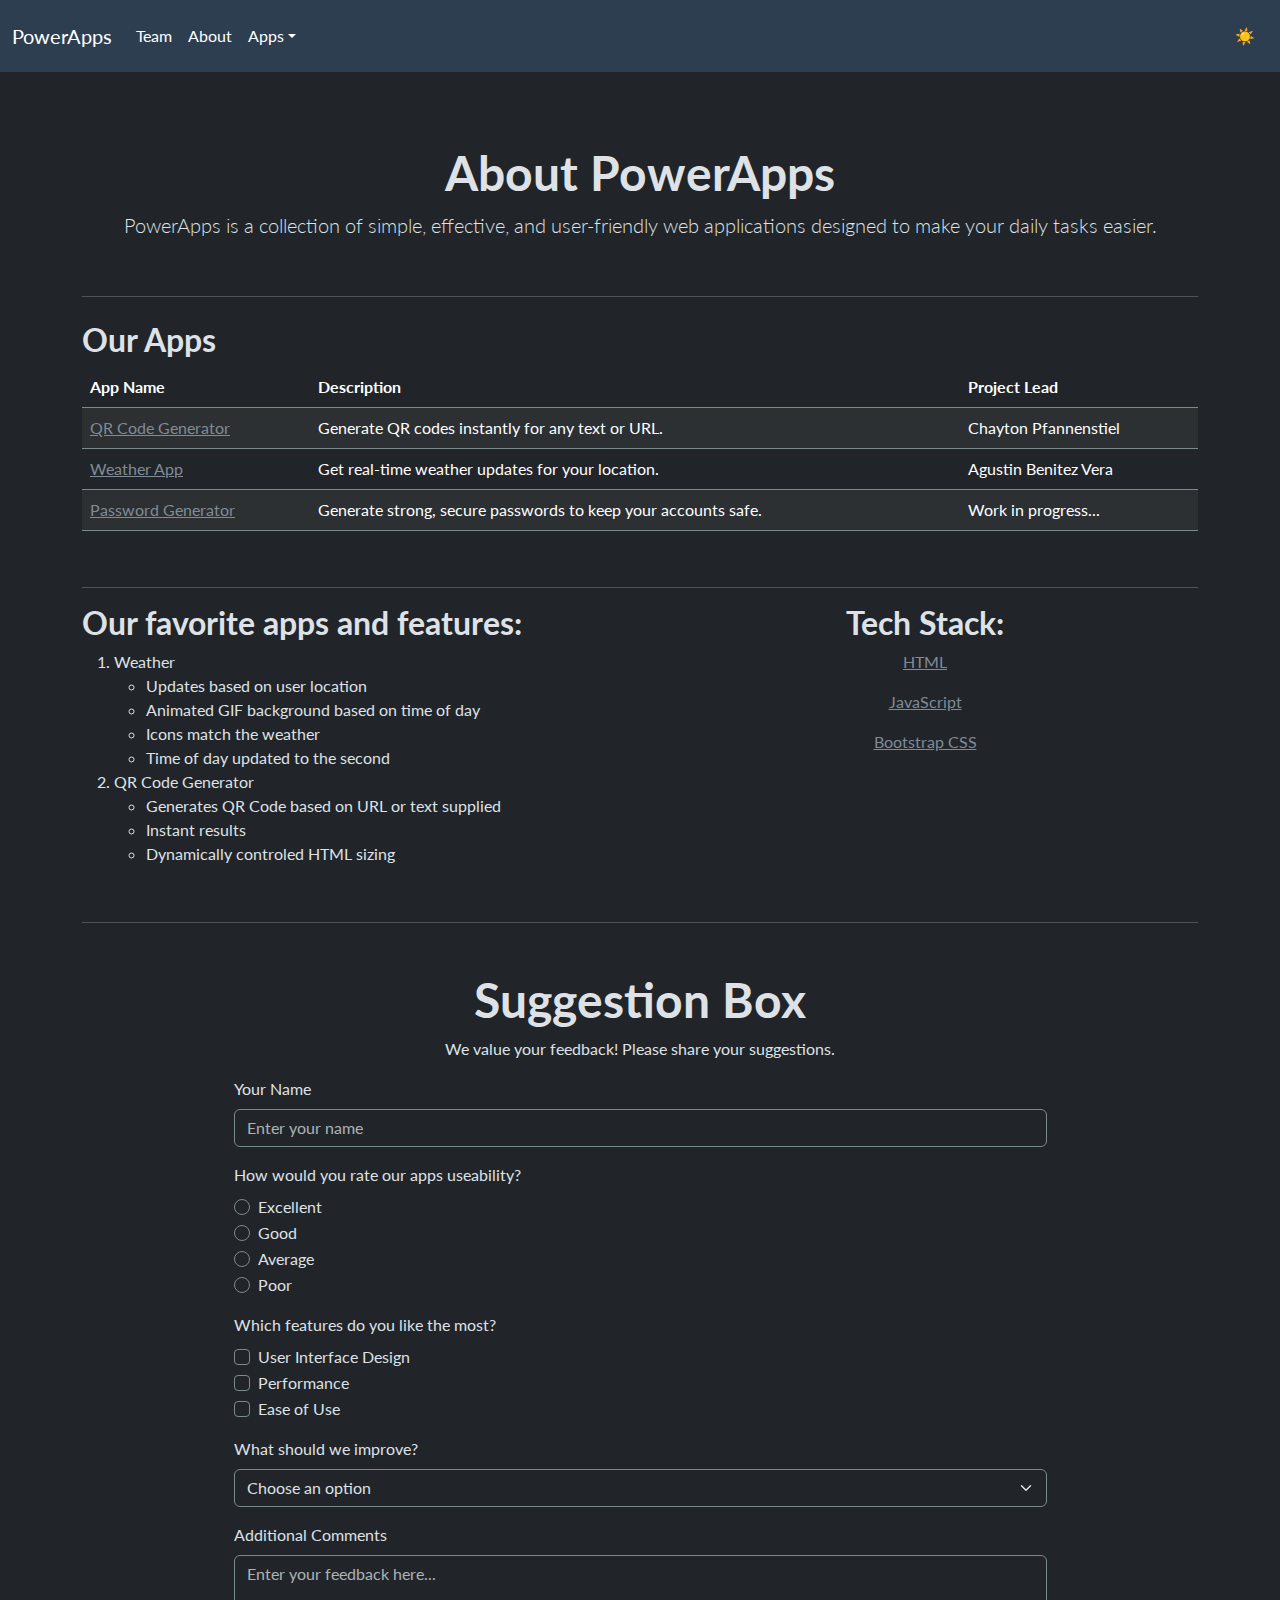
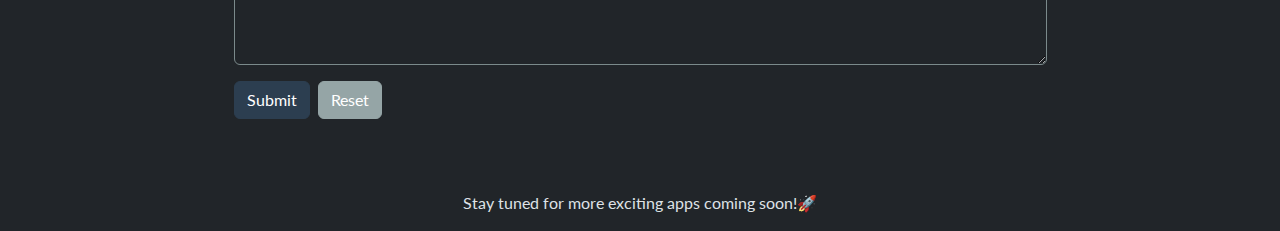
<file: pages/about/index.html>
<!DOCTYPE html>
<html lang="en" data-bs-theme="dark" id="index">
<head>
  <meta charset="UTF-8">
  <meta name="viewport" content="width=device-width, initial-scale=1">
  <title>PowerApps Team</title>
  <!-- Import Bootstrap CSS from local copy -->
  <link rel="stylesheet" href="../../assets/css/bootstrap.min.css">
  <link rel="stylesheet" href="../../assets/css/styles.css">
  <style>

  </style>
</head>

<body>
<nav class="navbar navbar-expand-lg bg-primary" data-bs-theme="dark">
  <div class="container-fluid">
      <a class="navbar-brand" href="../../pages/home/index.html">PowerApps</a>
      <button class="navbar-toggler" type="button" data-bs-toggle="collapse" data-bs-target="#navbarColor01" aria-controls="navbarColor01" aria-expanded="false" aria-label="Toggle navigation">
          <span class="navbar-toggler-icon"></span>
      </button>
      <div class="collapse navbar-collapse" id="navbarColor01">
          <ul class="navbar-nav me-auto">
              <li class="nav-item">
                  <a class="nav-link" href="../../pages/team/index.html">Team</a>
              </li>
              <li class="nav-item">
                  <a class="nav-link" href="../../pages/about/index.html">About</a>
              </li>
              <li class="nav-item dropdown">
                  <a class="nav-link dropdown-toggle" data-bs-toggle="dropdown" href="#" role="button" aria-haspopup="true" aria-expanded="false">Apps</a>
                  <div class="dropdown-menu">
                      <a class="dropdown-item" href="../../pages/apps/weather.html">Weather</a>
                      <a class="dropdown-item" href="../../pages/apps/qrcodegenerator.html">QR Code Generator</a>
                      <a class="dropdown-item" href="../../pages/apps/stopwatch.html">Password Generator</a>
                      <div class="dropdown-divider"></div>
                      <a class="dropdown-item" href="../../pages/apps/index.html">View All</a>
                  </div>
              </li>
          </ul>
          <!-- Dark Mode Toggle aligned to the right -->
          <button id="darkModeToggle" class="btn ms-auto">
              ☀️
          </button>
      </div>
  </div>
</nav>
<br>
<main>
    <div class="container mt-5">
        <h1 class="fw-bold text-center">About PowerApps</h1>
        <p class="lead text-center">PowerApps is a collection of simple, effective, and user-friendly web applications designed to make your daily tasks easier.</p>
        
        <br><hr>

        <!--Apps table-->
        <h3 class="mt-4 fw-bold">Our Apps</h3>
        <table class="table table-striped table-hover">
            <thead class="">
                <tr>
                    <th>App Name</th>
                    <th>Description</th>
                    <th>Project Lead</th>
                </tr>
            </thead>
            <tbody>
                <tr>
                    <td><a href="../../pages/apps/qrcodegenerator.html">QR Code Generator</a></td>
                    <td>Generate QR codes instantly for any text or URL.</td>
                    <td>Chayton Pfannenstiel</td>
                </tr>
                <tr>
                    <td><a href="../../pages/apps/weather.html">Weather App</a></td>
                    <td>Get real-time weather updates for your location.</td>
                    <td>Agustin Benitez Vera</td>
                </tr>
                <tr>
                    <td><a href="../../pages/apps/passwordgenerator.html">Password Generator</a></td>
                    <td>Generate strong, secure passwords to keep your accounts safe.</td>
                    <td>Work in progress...</td>
                </tr>
            </tbody>
        </table>

        <br><hr>

        <!-- <h3>Tech Stack and Features:</h3> -->

        <!--Tech stack and top features-->
        <div class="row">
            <div class="col-6">
                <h3 class="fw-bold">Our favorite apps and features:</h3>
                <ol>
                    <li>
                        Weather
                        <ul>
                            <li>Updates based on user location</li>
                            <li>Animated GIF background based on time of day</li>
                            <li>Icons match the weather</li>
                            <li>Time of day updated to the second</li>
                        </ul>
                    </li>
                    <li>
                        QR Code Generator
                        <ul>
                            <li>Generates QR Code based on URL or text supplied</li>
                            <li>Instant results</li>
                            <li>Dynamically controled HTML sizing</li>
                        </ul>
                    </li>
                </ol>
            </div>
            <div class="col-6 text-center">
                <h3 class="fw-bold">Tech Stack:</h3>
                <p><a href="https://www.w3schools.com/html/">HTML</a></p>
                <p><a href="https://www.w3schools.com/js/">JavaScript</a></p>
                <p><a href="https://getbootstrap.com/">Bootstrap CSS</a></p>
            </div>
        </div>
        
        <br><hr>
        
        <div class="container mt-5 w-75">
            <h1 class="fw-bold text-center">Suggestion Box</h1>
            <p class="text-center">We value your feedback! Please share your suggestions.</p>
            
            <form>
                <!-- Text Element -->
                <div class="mb-3">
                    <label for="name" class="form-label">Your Name</label>
                    <input type="text" class="form-control" id="name" placeholder="Enter your name">
                </div>
                
                <!-- Radio Buttons -->
                <div class="mb-3">
                    <label class="form-label">How would you rate our apps useability?</label>
                    <div class="form-check">
                        <input class="form-check-input" type="radio" name="rating" id="excellent" value="excellent">
                        <label class="form-check-label" for="excellent">Excellent</label>
                    </div>
                    <div class="form-check">
                        <input class="form-check-input" type="radio" name="rating" id="good" value="good">
                        <label class="form-check-label" for="good">Good</label>
                    </div>
                    <div class="form-check">
                        <input class="form-check-input" type="radio" name="rating" id="average" value="average">
                        <label class="form-check-label" for="average">Average</label>
                    </div>
                    <div class="form-check">
                        <input class="form-check-input" type="radio" name="rating" id="poor" value="poor">
                        <label class="form-check-label" for="poor">Poor</label>
                    </div>
                </div>
                
                <!-- Checkboxes -->
                <div class="mb-3">
                    <label class="form-label">Which features do you like the most?</label>
                    <div class="form-check">
                        <input class="form-check-input" type="checkbox" id="design" value="design">
                        <label class="form-check-label" for="design">User Interface Design</label>
                    </div>
                    <div class="form-check">
                        <input class="form-check-input" type="checkbox" id="performance" value="performance">
                        <label class="form-check-label" for="performance">Performance</label>
                    </div>
                    <div class="form-check">
                        <input class="form-check-input" type="checkbox" id="usability" value="usability">
                        <label class="form-check-label" for="usability">Ease of Use</label>
                    </div>
                </div>
                
                <!-- Drop-down List -->
                <div class="mb-3">
                    <label for="improvement" class="form-label">What should we improve?</label>
                    <select class="form-select" id="improvement">
                        <option selected>Choose an option</option>
                        <option value="speed">Speed</option>
                        <option value="features">More Features</option>
                        <option value="support">Customer Support</option>
                        <option value="ui">User Interface</option>
                    </select>
                </div>
                
                <!-- Text Area -->
                <div class="mb-3">
                    <label for="comments" class="form-label">Additional Comments</label>
                    <textarea class="form-control" id="comments" rows="4" placeholder="Enter your feedback here..."></textarea>
                </div>
                
                <!-- Buttons -->
                <div class="d-flex gap-2">
                    <button type="submit" class="btn btn-primary">Submit</button>
                    <button type="reset" class="btn btn-secondary">Reset</button>
                </div>
            </form>
        </div>
        
        <br><br>
        <p class="text-center mt-4">Stay tuned for more exciting apps coming soon!🚀</p>
    </div>
</main>


  <!-- Footer will be loaded here -->
 
  <!-- JQuery JS Library used to load data without refreshing whole page -->
  <script src="../../assets/js/jquery-3.7.1.min.js"></script>

  <!--Required JS for many Bootstrap Elements-->
  <script src="../../assets/js/bootstrap.bundle.min.js"></script>

  <!--Custom Project JS-->
  <script src="../../assets/js/main.js"></script>

</body>
</html>
</file>
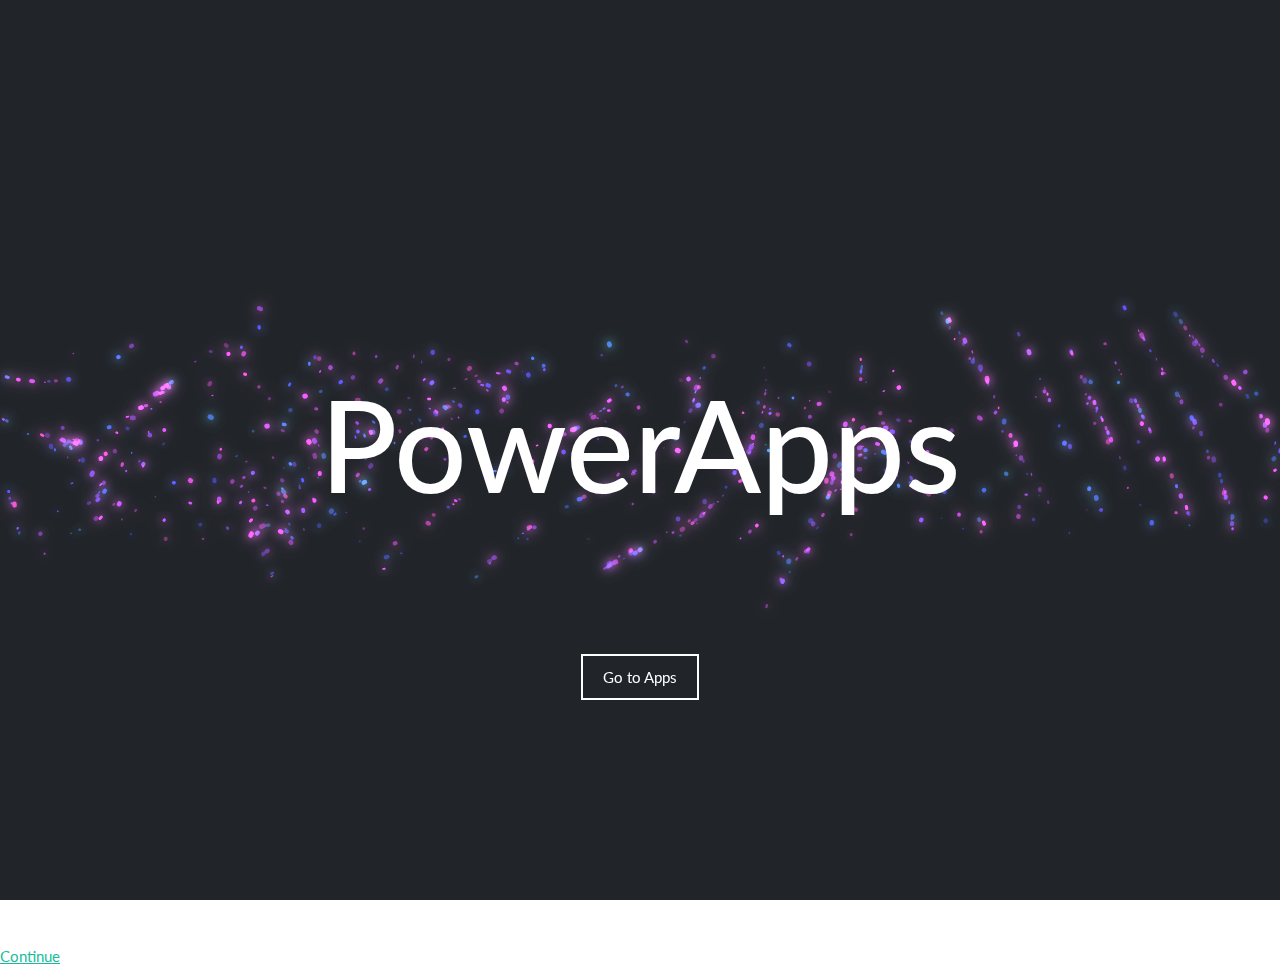
<file: pages/home/index.html>
<!DOCTYPE html>
<html lang="en" class="no-js">
	<head>
		<meta charset="UTF-8" />
		<meta name="viewport" content="width=device-width, initial-scale=1">
		<title>Welcome to PowerApps</title>
		<link rel="stylesheet" type="text/css" href="../../assets/css/hero/base.css" />
		<link rel="stylesheet" type="text/css" href="../../assets/css/hero/demo2.css" />
		<link rel="stylesheet" href="../../assets/css/bootstrap.min.css">
		<script>document.documentElement.className="js";var supportsCssVars=function(){var e,t=document.createElement("style");return t.innerHTML="root: { --tmp-var: bold; }",document.head.appendChild(t),e=!!(window.CSS&&window.CSS.supports&&window.CSS.supports("font-weight","var(--tmp-var)")),t.parentNode.removeChild(t),e};supportsCssVars()||alert("Please view this demo in a modern browser that supports CSS Variables.");</script>
	</head>
	<body class="demo-2">
		<main>
			<div class="content content--canvas">
				<h2 class="content__title">PowerApps</h2>
			</div>
			<br> <br>
		</main>
		
		<script src="../../assets/js/hero/noise.min.js"></script>
		<script src="../../assets/js/hero/util.js"></script>
		<script src="../../assets/js/hero/swirl.js"></script>
		
		<script>

		</script>
		
	</body>
	<a id="continueButton" class="transparent-button mt-3 shadow-none">Continue</a>
</html>
</file>
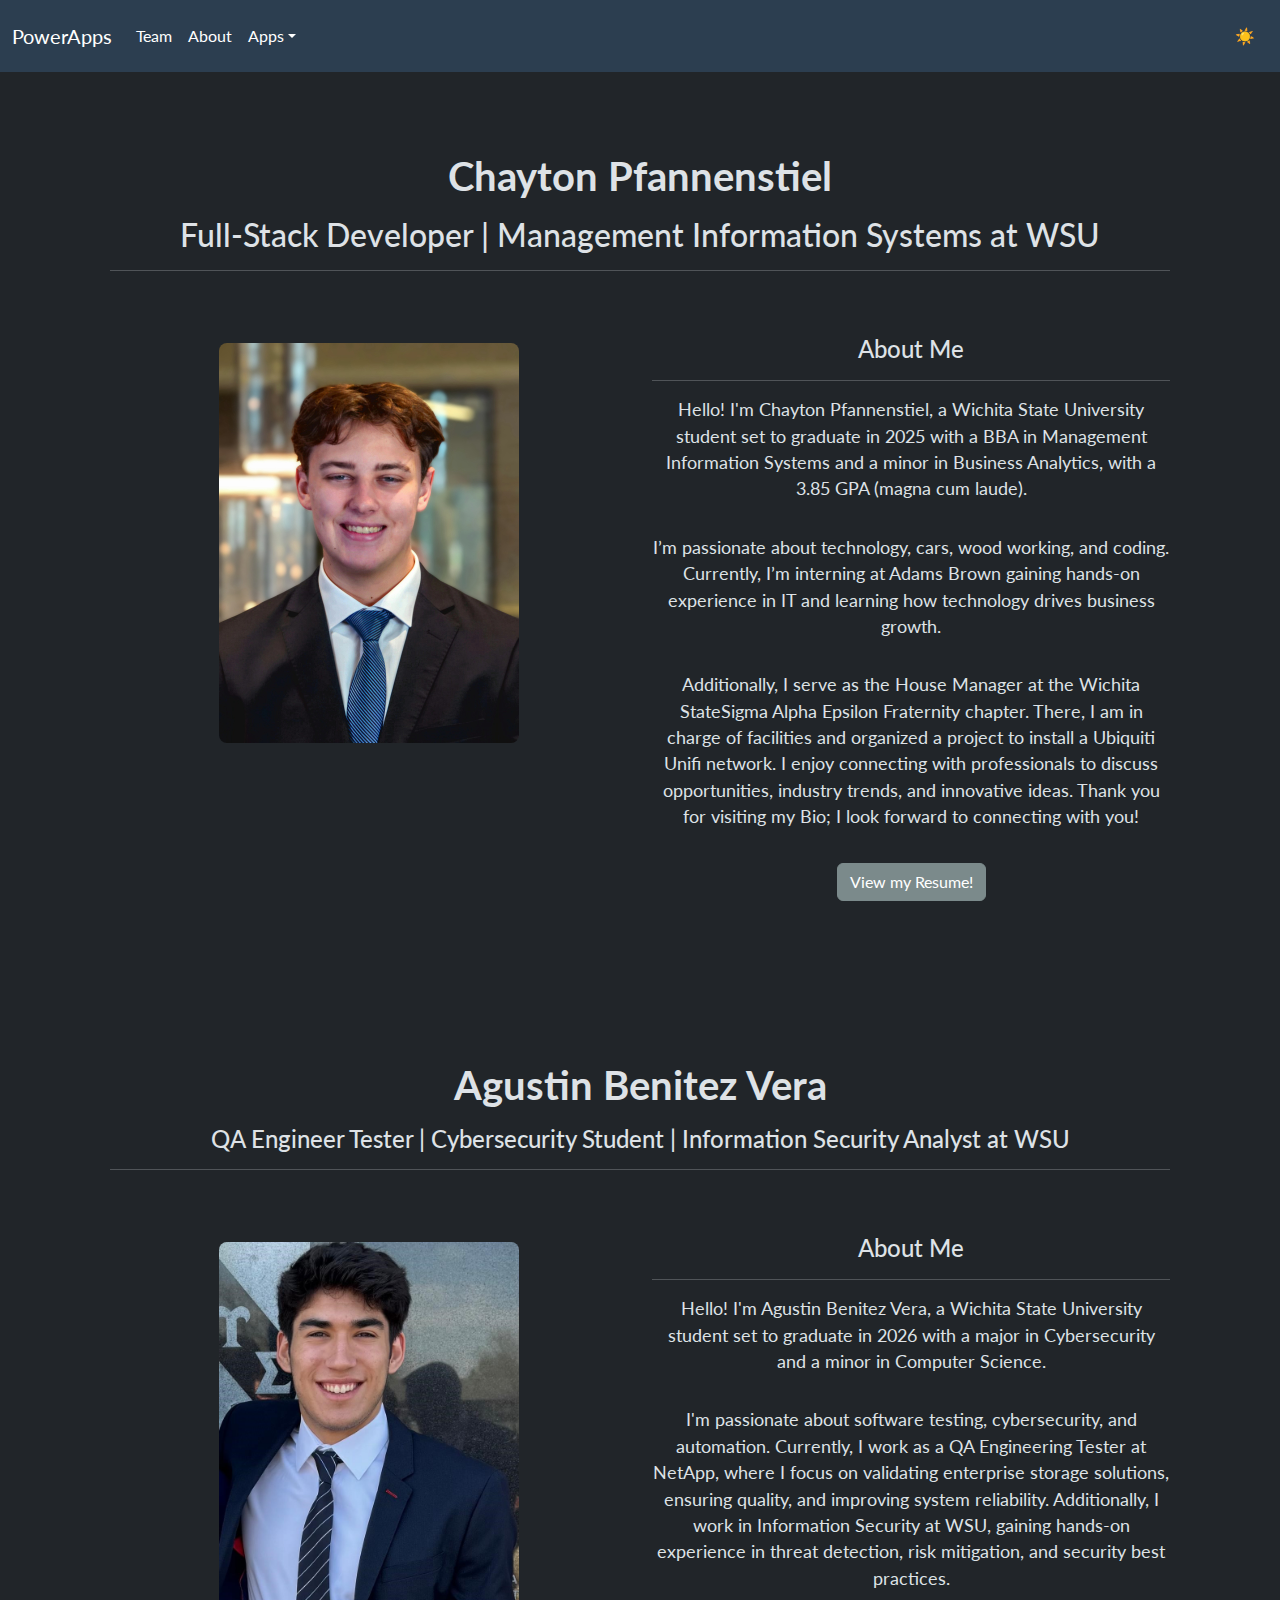
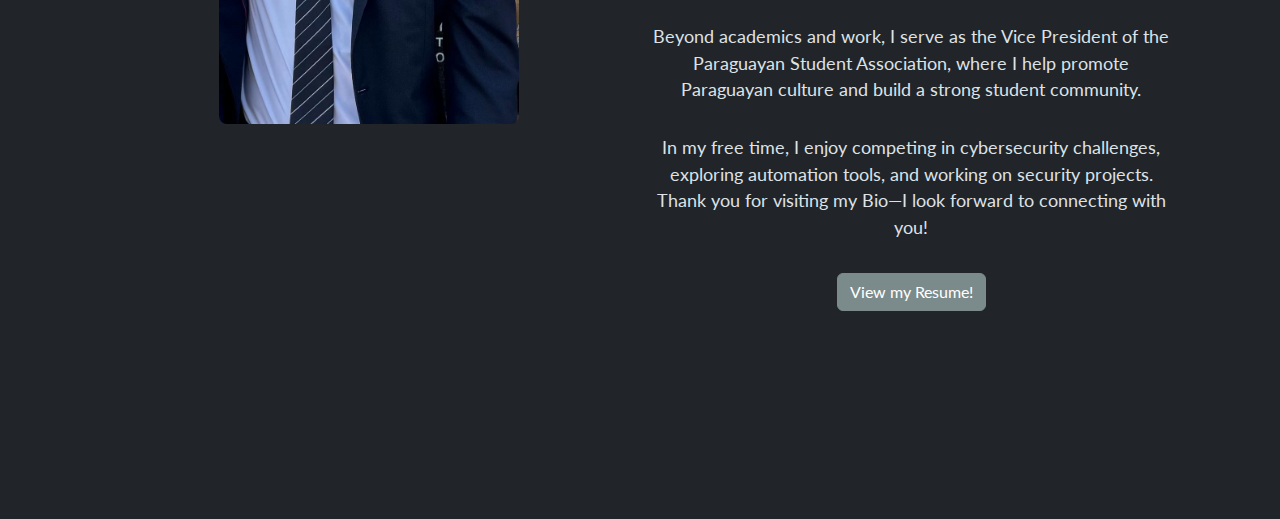
<file: pages/team/index.html>
<!DOCTYPE html>
<html lang="en" data-bs-theme="dark" id="index">
<head>
  <meta charset="UTF-8">
  <meta name="viewport" content="width=device-width, initial-scale=1">
  <title>PowerApps Team</title>
  <!-- Import Bootstrap CSS from local copy -->
  <link rel="stylesheet" href="../../assets/css/bootstrap.min.css">
  <link rel="stylesheet" href="../../assets/css/styles.css">
  <style>
  </style>
</head>



<body>
    
<nav class="navbar navbar-expand-lg bg-primary" data-bs-theme="dark">
  <div class="container-fluid">
      <a class="navbar-brand" href="../../pages/home/index.html">PowerApps</a>
      <button class="navbar-toggler" type="button" data-bs-toggle="collapse" data-bs-target="#navbarColor01" aria-controls="navbarColor01" aria-expanded="false" aria-label="Toggle navigation">
          <span class="navbar-toggler-icon"></span>
      </button>
      <div class="collapse navbar-collapse" id="navbarColor01">
          <ul class="navbar-nav me-auto">
              <li class="nav-item">
                  <a class="nav-link" href="../../pages/team/index.html">Team</a>
              </li>
              <li class="nav-item">
                  <a class="nav-link" href="../../pages/about/index.html">About</a>
              </li>
              <li class="nav-item dropdown">
                  <a class="nav-link dropdown-toggle" data-bs-toggle="dropdown" href="" role="button" aria-haspopup="true" aria-expanded="false">Apps</a>
                  <div class="dropdown-menu">
                      <a class="dropdown-item" href="../../pages/apps/weather.html">Weather</a>
                      <a class="dropdown-item" href="../../pages/apps/qrcodegenerator.html">QR Code Generator</a>
                      <a class="dropdown-item" href="../../pages/apps/stopwatch.html">Password Generator</a>
                      <div class="dropdown-divider"></div>
                      <a class="dropdown-item" href="../../pages/apps/index.html">View All</a>
                  </div>
              </li>
          </ul>
          <!-- Dark Mode Toggle aligned to the right -->
          <button id="darkModeToggle" class="btn ms-auto">
              ☀️
          </button>
      </div>
  </div>
</nav>

  <!-- Page-specific content goes here -->
  <div class="container">
    <!-- Hero Section -->
    <section class="hero">
      <div class="container">
          <h1>Chayton Pfannenstiel</h1>
          <h3>Full-Stack Developer | Management Information Systems at WSU</h3>
          <hr />
          <br />
          <!-- Chayton Bio-->
          <div class="row Chayton">
              <div class="col-12 col-md-6">
                  <img src="../../assets/img/portrait_chayton.jpg" alt="Chayton Pfannenstiel portrait" class="responsive-img">
              </div>
              <div class="col-12 col-md-6 order-md-2">
                  <br />
                  <h4>About Me</h4>
                  <hr />
                  <p>Hello! I'm Chayton Pfannenstiel, a Wichita State University student set to graduate in 2025 with a BBA in Management Information Systems and a minor in Business Analytics, with a 3.85 GPA (magna cum laude).</p>
                  <p>I’m passionate about technology, cars, wood working, and coding. Currently, I’m interning at Adams Brown gaining hands-on experience in IT and learning how technology drives business growth.</p>
                  <p>Additionally, I serve as the House Manager at the Wichita StateSigma Alpha Epsilon Fraternity chapter. There, I am in charge of facilities and organized a project to install a Ubiquiti Unifi network. I enjoy connecting with professionals to discuss opportunities, industry trends, and innovative ideas. Thank you for visiting my Bio; I look forward to connecting with you!</p>
                  <a href="../../assets/docs/resume_chayton.pdf" target="_blank" rel="noopener noreferrer" class="btn btn-dark">
                      View my Resume!
                  </a>
              </div>
          </div>
          <br /><br /><br /><br /><br /><br />
      </div>
    <!-- Agustin Bio -->
      <div class="container">
        <h1>Agustin Benitez Vera</h1>
        <h4>QA Engineer Tester | Cybersecurity Student | Information Security Analyst at WSU</h4>
        <hr />
        <br />
        <div class="row Agustin">
            <div class="col-12 col-md-6">
                <img src="../../assets/img/portrait_agustin.jpg" alt="Agustin Benitez Vera" class="responsive-img">
            </div>
            <div class="col-12 col-md-6 order-md-2">
                <br />
                <h4>About Me</h4>
                <hr />
                <p>Hello! I'm Agustin Benitez Vera, a Wichita State University student set to graduate in 2026 with a major in Cybersecurity and a minor in Computer Science.</p>
                <p>I'm passionate about software testing, cybersecurity, and automation. Currently, I work as a QA Engineering Tester at NetApp, where I focus on validating enterprise storage solutions, ensuring quality, and improving system reliability. Additionally, I work in Information Security at WSU, gaining hands-on experience in threat detection, risk mitigation, and security best practices.</p>
                <p>Beyond academics and work, I serve as the Vice President of the Paraguayan Student Association, where I help promote Paraguayan culture and build a strong student community.</p>
                <p>In my free time, I enjoy competing in cybersecurity challenges, exploring automation tools, and working on security projects. Thank you for visiting my Bio—I look forward to connecting with you!</p>
                <a href="../../assets/docs/resume_agustin.pdf" target="_blank" rel="noopener noreferrer" class="btn btn-dark">
                    View my Resume!
                </a>
            </div>
        </div>
            <br /><br /><br /><br /><br /><br />
        </div>
    </section>
  </div>

  <!-- Footer will be loaded here -->
 
  <!-- JQuery JS Library used to load data without refreshing whole page -->
  <script src="../../assets/js/jquery-3.7.1.min.js"></script>

  <!--Required JS for many Bootstrap Elements-->
  <script src="../../assets/js/bootstrap.bundle.min.js"></script>

  <!--Custom Project JS-->
  <script src="../../assets/js/main.js"></script>

</body>
</html>
</file>
<file: assets/css/styles.css>
.hero {
    text-align: center;
    padding: 4rem 1rem;
}
.hero img {
    max-width: 300px;
    border-radius: 8px;
    margin-top: 2rem;
}
.hero h1 {
    font-size: 2.5rem;
    margin: 1rem 0;
    font-weight: bold;
}
.hero p {
    font-size: 1.1rem;
    margin-bottom: 2rem;
}
.btn-contact {
    padding: 0.7rem 1.5rem;
    font-size: 1rem;
    background-color: #000;
    color: #fff;
    border: none;
}
.btn-contact:hover {
    background-color: #444;
}
.contact-section {
    display: flex;
    justify-content: space-between;
    padding: 2rem 1rem;
    border-top: 1px solid #ddd;
    border-bottom: 1px solid #ddd;
}
.contact-section div {
    flex: 1;
    text-align: center;
}
.social-links a {
    display: block;
    color: #000;
    text-decoration: none;
    margin: 0.5rem 0;
}
.social-links a:hover {
    text-decoration: underline;
}
.grabber-yellow {
    color: #FFEB3B;
}
.grabber-green {
    color: #32FF00;
}
.grabber-blue {
    color: #2b6be4;
}
.grabber-orange {
    color: #FF5733;
}
.grabber-red {
    color: #C30010;
}
.sterling-gray {
    color: #A6A6A6;
}
.sae-purple {
    color: #6A498E;
}
.teal {
    color: #20B2AA;
}
</file>
<file: assets/css/hero/base.css>
article,aside,details,figcaption,figure,footer,header,hgroup,main,nav,section,summary{display:block;}audio,canvas,video{display:inline-block;}audio:not([controls]){display:none;height:0;}[hidden]{display:none;}html{font-family:sans-serif;-ms-text-size-adjust:100%;-webkit-text-size-adjust:100%;}body{margin:0;}a:focus{outline:thin dotted;}a:active,a:hover{outline:0;}h1{font-size:2em;margin:0.67em 0;}abbr[title]{border-bottom:1px dotted;}b,strong{font-weight:bold;}dfn{font-style:italic;}hr{-moz-box-sizing:content-box;box-sizing:content-box;height:0;}mark{background:#ff0;color:#000;}code,kbd,pre,samp{font-family:monospace,serif;font-size:1em;}pre{white-space:pre-wrap;}q{quotes:"\201C" "\201D" "\2018" "\2019";}small{font-size:80%;}sub,sup{font-size:75%;line-height:0;position:relative;vertical-align:baseline;}sup{top:-0.5em;}sub{bottom:-0.25em;}img{border:0;}svg:not(:root){overflow:hidden;}figure{margin:0;}fieldset{border:1px solid #c0c0c0;margin:0 2px;padding:0.35em 0.625em 0.75em;}legend{border:0;padding:0;}button,input,select,textarea{font-family:inherit;font-size:100%;margin:0;}button,input{line-height:normal;}button,select{text-transform:none;}button,html input[type="button"],input[type="reset"],input[type="submit"]{-webkit-appearance:button;cursor:pointer;}button[disabled],html input[disabled]{cursor:default;}input[type="checkbox"],input[type="radio"]{box-sizing:border-box;padding:0;}input[type="search"]{-webkit-appearance:textfield;-moz-box-sizing:content-box;-webkit-box-sizing:content-box;box-sizing:content-box;}input[type="search"]::-webkit-search-cancel-button,input[type="search"]::-webkit-search-decoration{-webkit-appearance:none;}button::-moz-focus-inner,input::-moz-focus-inner{border:0;padding:0;}textarea{overflow:auto;vertical-align:top;}table{border-collapse:collapse;border-spacing:0;}
*,
*::after,
*::before {
	box-sizing: border-box;
}

:root {
	font-size: 15px;
}

html {
	background: #2c3e50;
}

body {
	/* font-family: Didot, "Didot LT STD", "Bodoni MT", "ltc-bodoni-175", "Hoefler Text", Garamond, "Times New Roman", serif; */
	min-height: 100vh;
	color: #57585c;
	color: var(--color-text);
	background-color: #2c3e50;
	overflow: hidden;
}

/* Color schemes */
.demo-1 {
	--color-text: #86eae7;
	--color-link: #fff;
	--color-link-hover: #86eae7;
	--color-title: #fff;
}

.demo-2 {
	--color-text: #ff53ff;
	--color-link: #3c48fa;
	--color-link-hover: #fff;
	--color-title: #fff;
}

.demo-3 {
	--color-text: #1ed97c;
	--color-link: #fff;
	--color-link-hover: #fff;
	--color-title: #fff;
}

.demo-4 {
	--color-text: #f0ea42;
	--color-link: #ce8c32;
	--color-link-hover: #fff;
	--color-title: #ce8c32;
}

.demo-5 {
	--color-text: #5c5ee7;
	--color-link: #0ab5e4;
	--color-link-hover: #fff;
	--color-title: #0ab5e4;
}

a {
	text-decoration: none;
	color: var(--color-link);
	outline: none;
}

a:hover,
a:focus {
	color: var(--color-link-hover);
	outline: none;
}

.frame {
	padding: 3rem 5vw;
	text-align: center;
	position: relative;
	z-index: 1000;
}

.frame__title {
	font-size: 1rem;
	margin: 0 0 1rem;
	font-weight: normal;
}

.frame__links {
	display: inline;
}

.frame__github,
.frame__links a:not(:last-child),
.frame__demos a:not(:last-child) {
	margin-right: 1rem;
}

.frame__demos {
	margin: 1rem 0;
}

.frame__demo--current,
.frame__demo--current:hover {
	text-decoration: underline;
	color: var(--color-link);
}

.content {
	display: flex;
	flex-direction: column;
	width: 100vw;
	height: calc(100vh - 13rem);
	position: relative;
	justify-content: flex-start;
	align-items: center;
}

.content__title {
	position: absolute;
	top: 50%;
	left: 0;
	width: 100%;
	text-align: center;
	margin: -5.5vw 0 0 0;
	z-index: 100;
	font-size: 10vw;
	color: var(--color-title);
	line-height: 1;
}

@media screen and (min-width: 53em) {
	.message {
		display: none;
	}
	.frame {
		position: fixed;
		text-align: left;
		z-index: 10000;
		top: 0;
		left: 0;
		display: grid;
		align-content: space-between;
		width: 100%;
		max-width: none;
		height: 100vh;
		padding: 2rem 2.25rem;
		pointer-events: none;
		grid-template-columns: 25% 50% 25%;
		grid-template-rows: auto auto auto;
		grid-template-areas: 'title title ... '
							'... ... ...'
							'github demos links';
	}
	.frame__title-wrap {
		grid-area: title;
		display: flex;
	}
	.frame__title {
		margin: 0;
	}
	.frame__github {
		grid-area: github;
		justify-self: start;
		margin: 0;
	}
	.frame__demos {
		margin: 0;
		grid-area: demos;
		justify-self: center;
	}
	.frame__links {
		grid-area: links;
		padding: 0;
		justify-self: end;
	}
	.frame a {
		pointer-events: auto;
	}
	.content {
		height: 100vh;
		justify-content: center;
	}
}
</file>
<file: assets/css/hero/demo2.css>
html, body {
    background: #2c3e50;
  }
</file>
